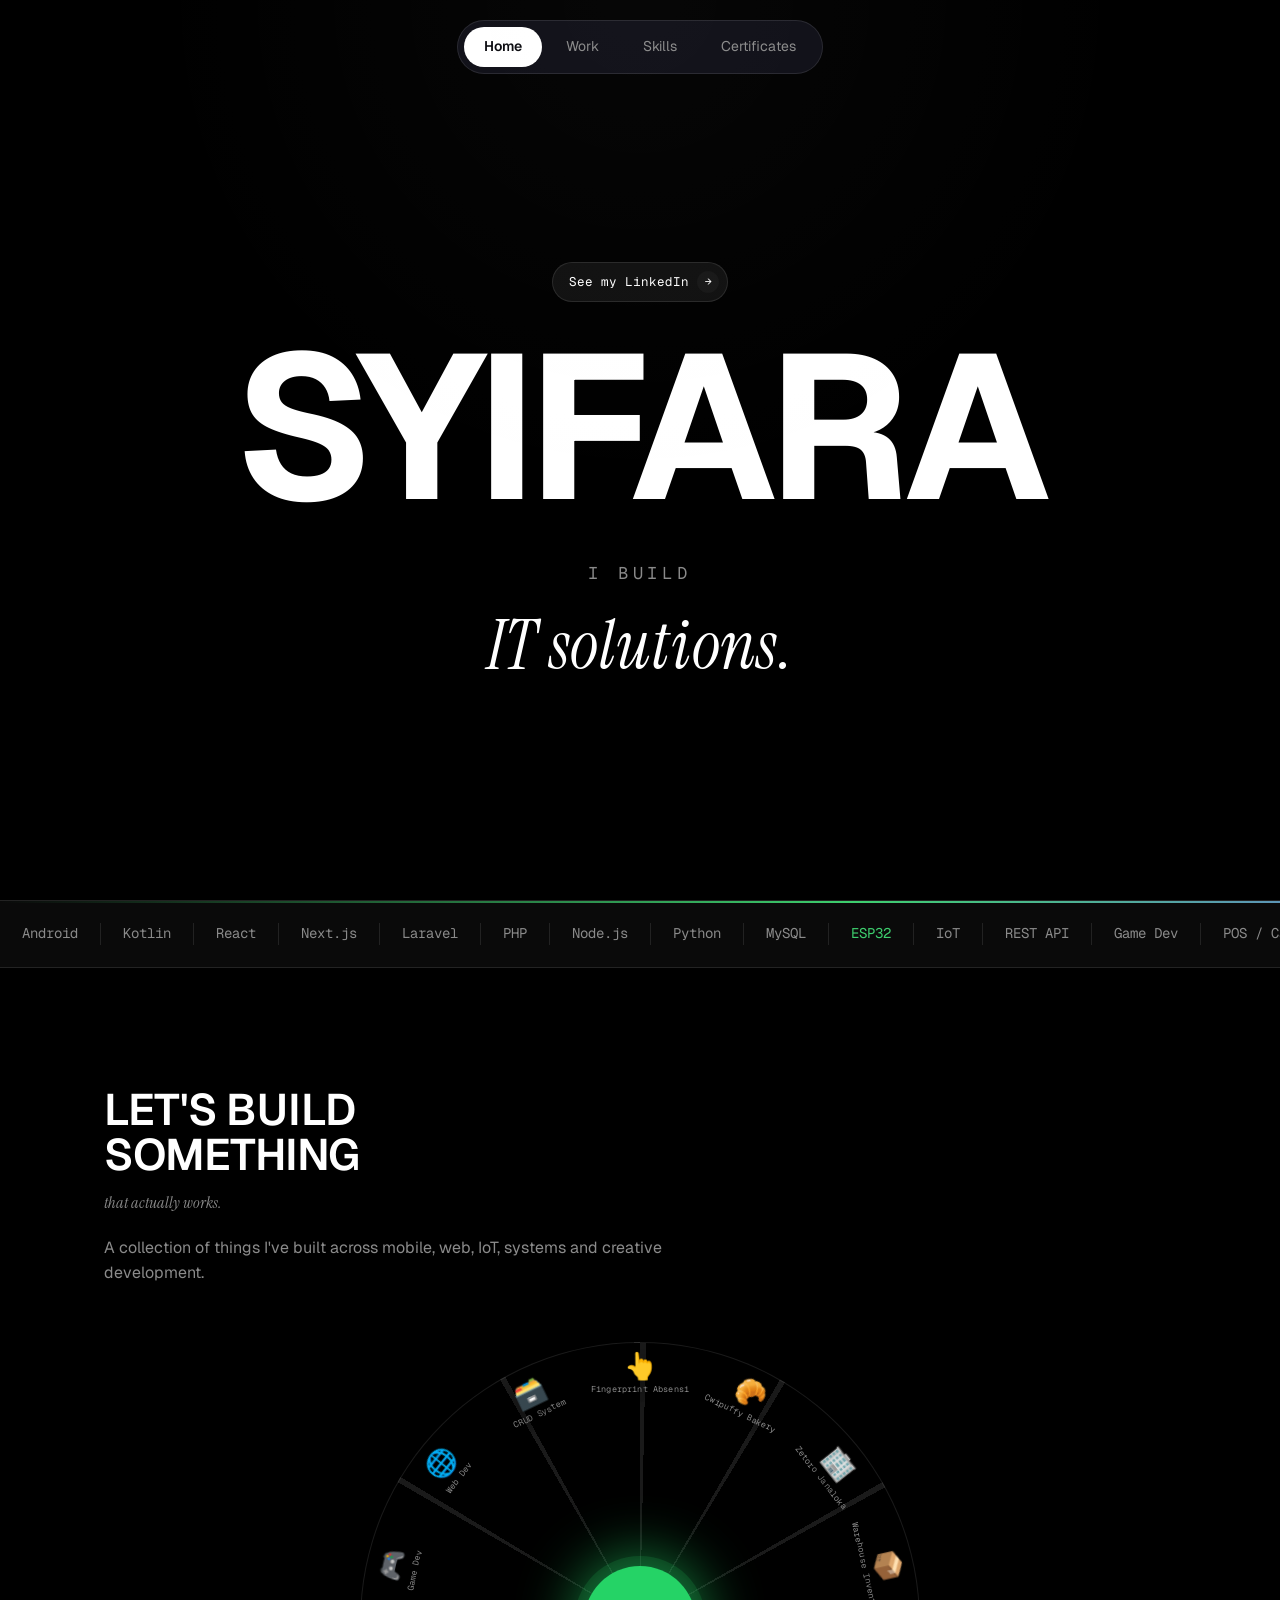
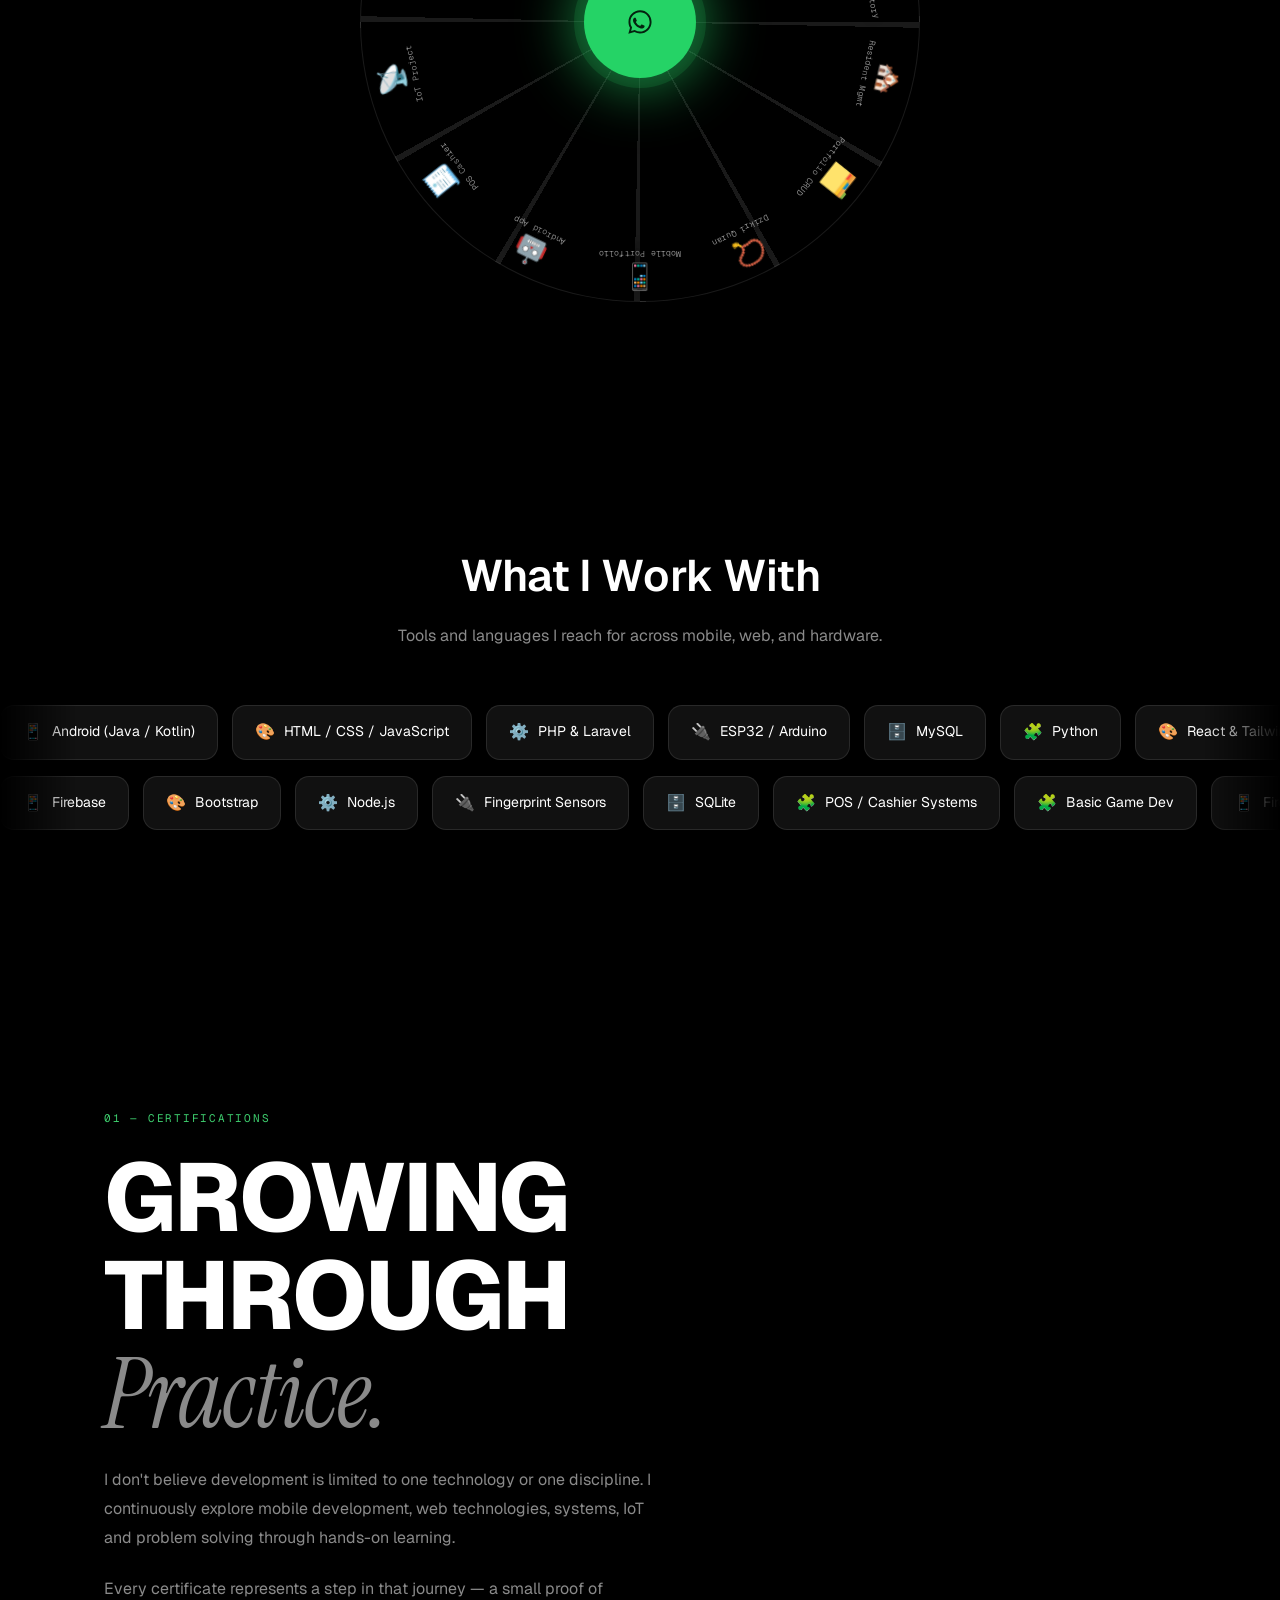
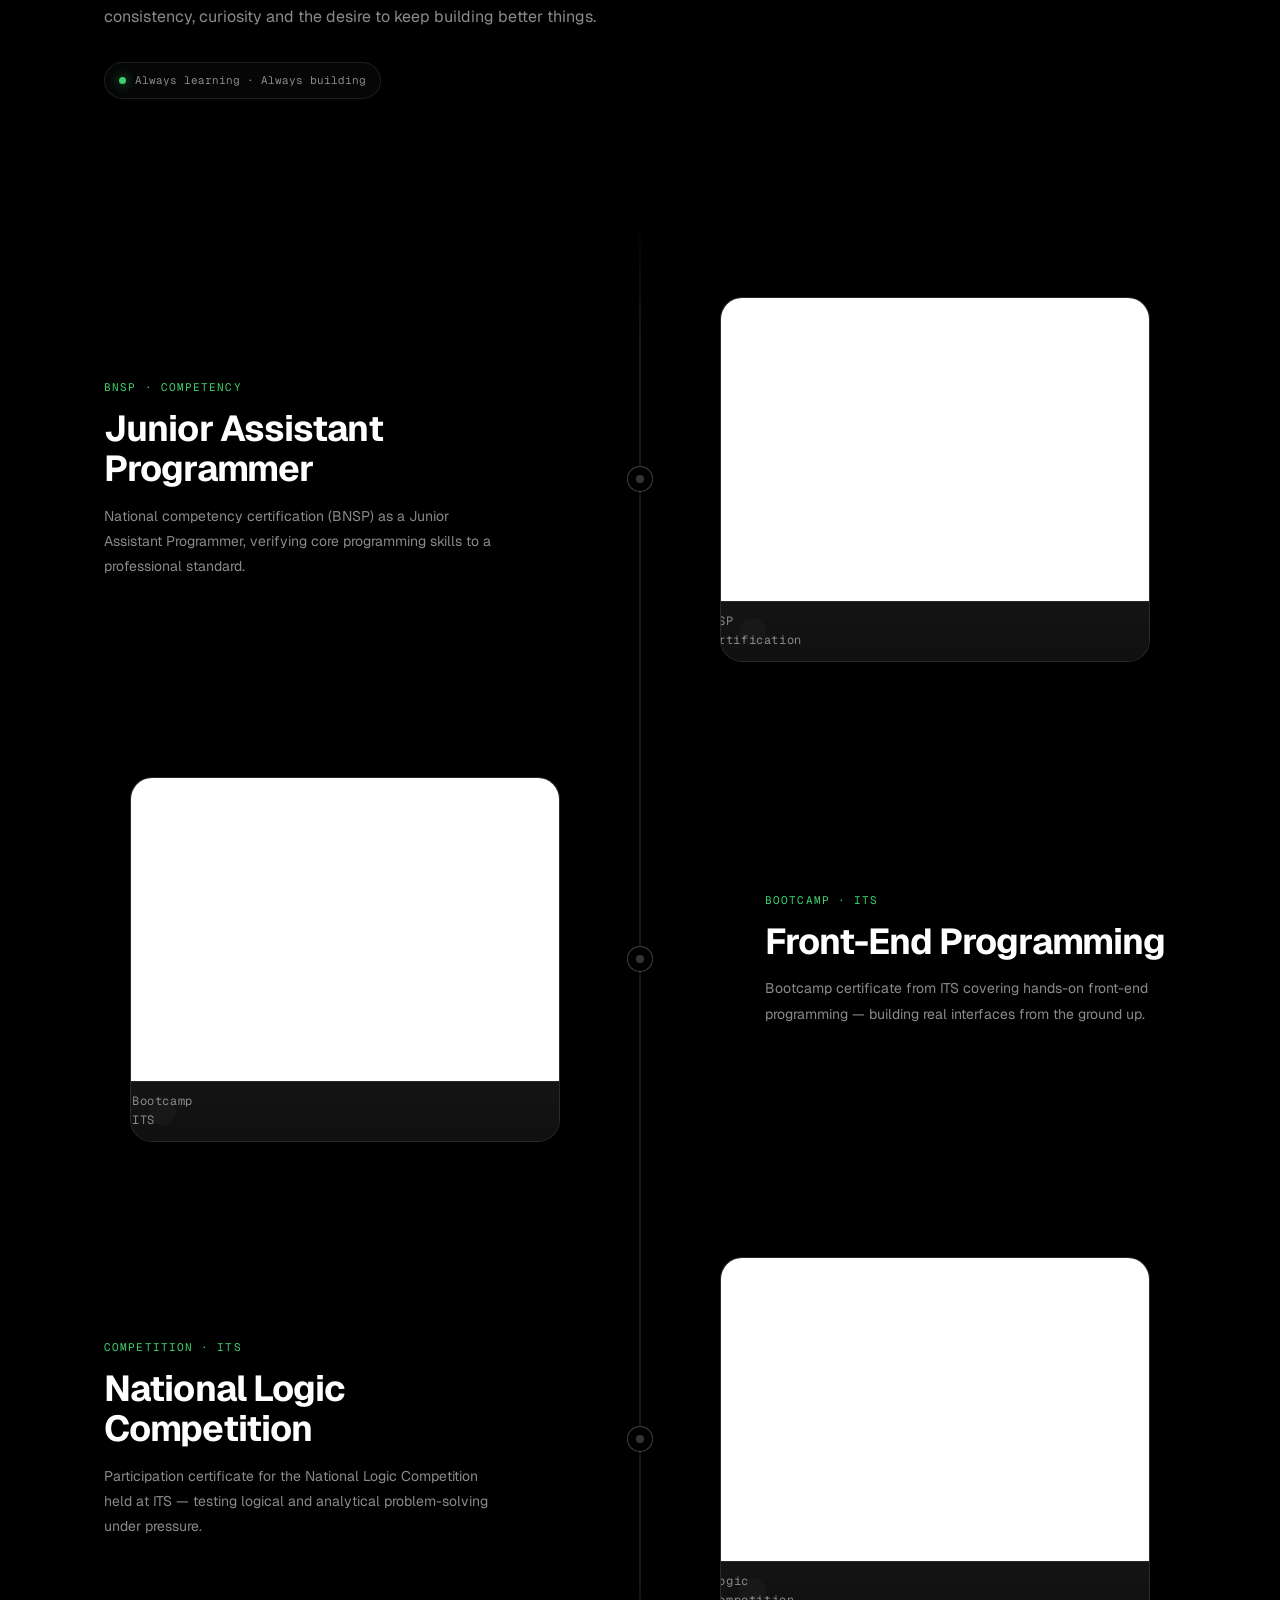
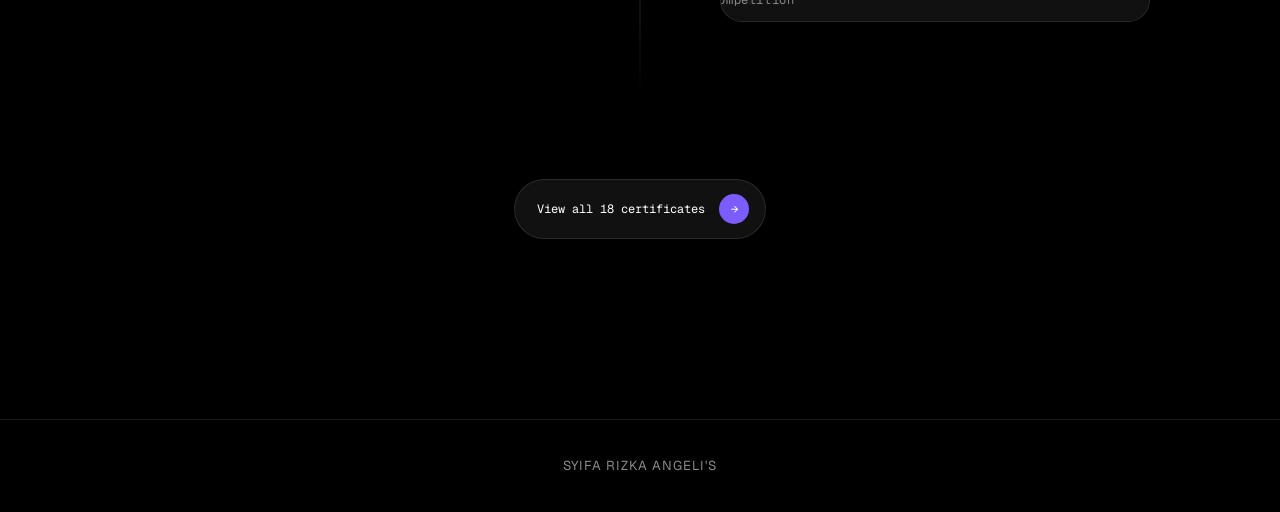
<file: index.html>
<!doctype html>
<html lang="en">
  <head>
    <meta charset="UTF-8" />
    <meta
      name="viewport"
      content="width=device-width, initial-scale=1, maximum-scale=5"
    />

    <title>Syifara — IT Solutions</title>

    <meta
      name="description"
      content="Syifara — IT Solutions: building Android, IoT, web and full-stack products."
    />

    <link rel="preconnect" href="https://fonts.googleapis.com" />
    <link rel="preconnect" href="https://fonts.gstatic.com" crossorigin />

    <link
      href="https://fonts.googleapis.com/css2?family=Geist:wght@400;500;600;700&family=Geist+Mono:wght@400;500&family=Instrument+Serif:ital@1&display=swap"
      rel="stylesheet"
    />

    <link rel="stylesheet" href="style.css" />
  </head>

  <body>
    <div class="grain"></div>

    <!-- ================= NAVIGATION ================= -->

    <header>
      <nav class="wrap">
        <div class="nav-pill" id="navPill">
          <a href="#home" class="active" data-nav="home">Home</a>

          <a href="work.html">Work</a>

          <a href="skills.html">Skills</a>

          <a href="certificates.html">Certificates</a>
        </div>
      </nav>
    </header>

    <!-- ================= HERO ================= -->

    <section class="hero" id="home">
      <a
        href="https://www.linkedin.com/in/syifa-rizka-angeli-099004416"
        target="_blank"
        rel="noopener"
        class="hero-badge"
      >
        <span>See my LinkedIn</span>

        <span class="chevron"> → </span>
      </a>

      <h1>Syifara</h1>

      <div class="lead">I build</div>

      <div class="script">IT solutions.</div>
    </section>

    <!-- ================= MARQUEE ================= -->

    <div class="marquee-wrap">
      <div class="marquee">
        <span>Android</span>
        <span>Kotlin</span>
        <span>React</span>
        <span>Next.js</span>
        <span>Laravel</span>
        <span>PHP</span>
        <span>Node.js</span>
        <span>Python</span>
        <span>MySQL</span>

        <span class="accent"> ESP32 </span>

        <span>IoT</span>
        <span>REST API</span>
        <span>Game Dev</span>
        <span>POS / Cashier Systems</span>
        <span>Tailwind CSS</span>

        <span>Android</span>
        <span>Kotlin</span>
        <span>React</span>
        <span>Next.js</span>
        <span>Laravel</span>
        <span>PHP</span>
        <span>Node.js</span>
        <span>Python</span>
        <span>MySQL</span>

        <span class="accent"> ESP32 </span>

        <span>IoT</span>
        <span>REST API</span>
        <span>Game Dev</span>
        <span>POS / Cashier Systems</span>
        <span>Tailwind CSS</span>
      </div>
    </div>

    <!-- ================= PROJECTS ================= -->

    <section id="projects">
      <div class="wrap">
        <div class="sec-head">
          <h2 class="hero-heading">
            Let's Build<br />
            Something
          </h2>

          <p class="script-line">that actually works.</p>

          <p>
            A collection of things I've built across mobile, web, IoT, systems
            and creative development.
          </p>
        </div>

        <!-- PROJECT ORBIT -->

        <div class="proj-clock">
          <div class="clock-face"></div>

          <!-- WHATSAPP -->

          <a
            href="https://wa.me/6281233484710"
            target="_blank"
            rel="noopener"
            class="clock-center"
            aria-label="Chat on WhatsApp"
          >
            <svg viewBox="0 0 24 24" width="28" height="28" fill="currentColor">
              <path
                d="M12.04 2C6.58 2 2.13 6.45 2.13 11.91c0 1.75.46 3.45 1.32 4.95L2 22l5.29-1.39c1.44.79 3.06 1.2 4.71 1.2h.01c5.46 0 9.91-4.45 9.91-9.91 0-2.65-1.03-5.14-2.9-7.01A9.82 9.82 0 0 0 12.04 2m0 1.67c2.2 0 4.27.86 5.82 2.42a8.2 8.2 0 0 1 2.41 5.82c0 4.55-3.7 8.25-8.25 8.25a8.2 8.2 0 0 1-4.19-1.15l-.3-.18-3.14.82.84-3.06-.2-.32a8.18 8.18 0 0 1-1.26-4.36c0-4.55 3.71-8.24 8.27-8.24m-4.54 4.7c-.16 0-.42.06-.64.3s-.85.83-.85 2.02.87 2.35 1 2.51 1.7 2.72 4.19 3.7c2.07.83 2.49.66 2.94.62.45-.04 1.45-.59 1.65-1.16s.2-1.06.14-1.16-.23-.16-.48-.28-1.46-.72-1.69-.8-.39-.12-.56.12-.64.8-.79.97-.29.18-.54.06a6.8 6.8 0 0 1-2-1.23 7.5 7.5 0 0 1-1.38-1.72c-.14-.25 0-.38.11-.5.11-.12.25-.29.37-.44.1-.13.15-.24.22-.4a.44.44 0 0 0-.02-.42c-.06-.12-.55-1.36-.76-1.86s-.4-.42-.56-.43z"
              />
            </svg>
          </a>

          <!-- 14 PROJECTS — ORBITING PLANETS -->

          <div class="proj-orbit orbit-1">
            <a
              href="https://github.com/syifarizkaangeli/Fingerprint-Absensi"
              target="_blank"
              rel="noopener"
              class="clock-mark"
              aria-label="Fingerprint Absensi on GitHub"
            >
              <span class="planet-icon">👆</span>
              <span class="planet-label">Fingerprint Absensi</span>
            </a>
          </div>

          <div class="proj-orbit orbit-2">
            <a
              href="https://github.com/syifarizkaangeli/Cwipuffy-Bakery-Store"
              target="_blank"
              rel="noopener"
              class="clock-mark"
              aria-label="Cwipuffy Bakery on GitHub"
            >
              <span class="planet-icon">🥐</span>
              <span class="planet-label">Cwipuffy Bakery</span>
            </a>
          </div>

          <div class="proj-orbit orbit-3">
            <a
              href="https://github.com/syifarizkaangeli/Zetoro-Janaloka-Technology-team"
              target="_blank"
              rel="noopener"
              class="clock-mark"
              aria-label="Zetoro Janaloka on GitHub"
            >
              <span class="planet-icon">🏢</span>
              <span class="planet-label">Zetoro Janaloka</span>
            </a>
          </div>

          <div class="proj-orbit orbit-4">
            <a
              href="https://github.com/syifarizkaangeli/Warehouse-Inventory"
              target="_blank"
              rel="noopener"
              class="clock-mark"
              aria-label="Warehouse Inventory on GitHub"
            >
              <span class="planet-icon">📦</span>
              <span class="planet-label">Warehouse Inventory</span>
            </a>
          </div>

          <div class="proj-orbit orbit-5">
            <a
              href="https://github.com/syifarizkaangeli/Vulnerable-Resident-Management"
              target="_blank"
              rel="noopener"
              class="clock-mark"
              aria-label="Resident Mgmt on GitHub"
            >
              <span class="planet-icon">🏘️</span>
              <span class="planet-label">Resident Mgmt</span>
            </a>
          </div>

          <div class="proj-orbit orbit-6">
            <a
              href="https://github.com/syifarizkaangeli/Portfolio-Basic-CRUD"
              target="_blank"
              rel="noopener"
              class="clock-mark"
              aria-label="Portfolio CRUD on GitHub"
            >
              <span class="planet-icon">🗂️</span>
              <span class="planet-label">Portfolio CRUD</span>
            </a>
          </div>

          <div class="proj-orbit orbit-7">
            <a
              href="https://github.com/syifarizkaangeli/Syifaudz-Dzikri-Quran"
              target="_blank"
              rel="noopener"
              class="clock-mark"
              aria-label="Dzikri Quran on GitHub"
            >
              <span class="planet-icon">📿</span>
              <span class="planet-label">Dzikri Quran</span>
            </a>
          </div>

          <div class="proj-orbit orbit-8">
            <a
              href="https://github.com/syifarizkaangeli/Mobile-App-Dev-Portfolio"
              target="_blank"
              rel="noopener"
              class="clock-mark"
              aria-label="Mobile Portfolio on GitHub"
            >
              <span class="planet-icon">📱</span>
              <span class="planet-label">Mobile Portfolio</span>
            </a>
          </div>

          <div class="proj-orbit orbit-9">
            <a
              href="https://github.com/syifarizkaangeli/Android-App"
              target="_blank"
              rel="noopener"
              class="clock-mark"
              aria-label="Android App on GitHub"
            >
              <span class="planet-icon">🤖</span>
              <span class="planet-label">Android App</span>
            </a>
          </div>

          <div class="proj-orbit orbit-10">
            <a
              href="https://github.com/syifarizkaangeli/POS-Cashier"
              target="_blank"
              rel="noopener"
              class="clock-mark"
              aria-label="POS Cashier on GitHub"
            >
              <span class="planet-icon">🧾</span>
              <span class="planet-label">POS Cashier</span>
            </a>
          </div>

          <div class="proj-orbit orbit-11">
            <a
              href="https://github.com/syifarizkaangeli/IoT-Project"
              target="_blank"
              rel="noopener"
              class="clock-mark"
              aria-label="IoT Project on GitHub"
            >
              <span class="planet-icon">📡</span>
              <span class="planet-label">IoT Project</span>
            </a>
          </div>

          <div class="proj-orbit orbit-12">
            <a
              href="https://github.com/syifarizkaangeli/Game-Development"
              target="_blank"
              rel="noopener"
              class="clock-mark"
              aria-label="Game Dev on GitHub"
            >
              <span class="planet-icon">🎮</span>
              <span class="planet-label">Game Dev</span>
            </a>
          </div>

          <div class="proj-orbit orbit-13">
            <a
              href="https://github.com/syifarizkaangeli/Web-Development"
              target="_blank"
              rel="noopener"
              class="clock-mark"
              aria-label="Web Dev on GitHub"
            >
              <span class="planet-icon">🌐</span>
              <span class="planet-label">Web Dev</span>
            </a>
          </div>

          <div class="proj-orbit orbit-14">
            <a
              href="https://github.com/syifarizkaangeli/CRUD-System"
              target="_blank"
              rel="noopener"
              class="clock-mark"
              aria-label="CRUD System on GitHub"
            >
              <span class="planet-icon">🗃️</span>
              <span class="planet-label">CRUD System</span>
            </a>
          </div>
        </div>
      </div>
    </section>

    <!-- ================= SKILLS ================= -->

    <section id="skills">
      <div class="wrap">
        <div class="sec-head sec-head-center">
          <h2>What I Work With</h2>

          <p>
            Tools and languages I reach for across mobile, web, and hardware.
          </p>
        </div>
      </div>

      <div class="skills-flow">
        <!-- ROW 1 -->

        <div class="flow-row">
          <div class="flow-track">
            <span class="flow-chip">
              <i>📱</i>
              Android (Java / Kotlin)
            </span>

            <span class="flow-chip">
              <i>🎨</i>
              HTML / CSS / JavaScript
            </span>

            <span class="flow-chip">
              <i>⚙️</i>
              PHP &amp; Laravel
            </span>

            <span class="flow-chip">
              <i>🔌</i>
              ESP32 / Arduino
            </span>

            <span class="flow-chip">
              <i>🗄️</i>
              MySQL
            </span>

            <span class="flow-chip">
              <i>🧩</i>
              Python
            </span>

            <span class="flow-chip">
              <i>🎨</i>
              React &amp; Tailwind CSS
            </span>

            <span class="flow-chip">
              <i>⚙️</i>
              REST API
            </span>

            <span class="flow-chip">
              <i>📱</i>
              Android (Java / Kotlin)
            </span>

            <span class="flow-chip">
              <i>🎨</i>
              HTML / CSS / JavaScript
            </span>

            <span class="flow-chip">
              <i>⚙️</i>
              PHP &amp; Laravel
            </span>

            <span class="flow-chip">
              <i>🔌</i>
              ESP32 / Arduino
            </span>

            <span class="flow-chip">
              <i>🗄️</i>
              MySQL
            </span>

            <span class="flow-chip">
              <i>🧩</i>
              Python
            </span>

            <span class="flow-chip">
              <i>🎨</i>
              React &amp; Tailwind CSS
            </span>

            <span class="flow-chip">
              <i>⚙️</i>
              REST API
            </span>
          </div>
        </div>

        <!-- ROW 2 -->

        <div class="flow-row">
          <div class="flow-track reverse">
            <span class="flow-chip">
              <i>📱</i>
              Firebase
            </span>

            <span class="flow-chip">
              <i>🎨</i>
              Bootstrap
            </span>

            <span class="flow-chip">
              <i>⚙️</i>
              Node.js
            </span>

            <span class="flow-chip">
              <i>🔌</i>
              Fingerprint Sensors
            </span>

            <span class="flow-chip">
              <i>🗄️</i>
              SQLite
            </span>

            <span class="flow-chip">
              <i>🧩</i>
              POS / Cashier Systems
            </span>

            <span class="flow-chip">
              <i>🧩</i>
              Basic Game Dev
            </span>

            <span class="flow-chip">
              <i>📱</i>
              Firebase
            </span>

            <span class="flow-chip">
              <i>🎨</i>
              Bootstrap
            </span>

            <span class="flow-chip">
              <i>⚙️</i>
              Node.js
            </span>

            <span class="flow-chip">
              <i>🔌</i>
              Fingerprint Sensors
            </span>

            <span class="flow-chip">
              <i>🗄️</i>
              SQLite
            </span>

            <span class="flow-chip">
              <i>🧩</i>
              POS / Cashier Systems
            </span>

            <span class="flow-chip">
              <i>🧩</i>
              Basic Game Dev
            </span>
          </div>
        </div>
      </div>
    </section>

    <!-- ========================================================= -->
    <!-- ================= CERTIFICATES ========================== -->
    <!-- ========================================================= -->

    <section id="certificates" class="certificates-section">
      <div class="wrap">
        <div class="cert-intro">
          <div class="cert-intro-label">01 — CERTIFICATIONS</div>

          <h2 class="hero-heading">
            Growing<br />
            Through
            <span>Practice.</span>
          </h2>

          <p class="cert-intro-text">
            I don't believe development is limited to one technology or one
            discipline. I continuously explore mobile development, web
            technologies, systems, IoT and problem solving through hands-on
            learning.
          </p>

          <p class="cert-intro-text">
            Every certificate represents a step in that journey — a small proof
            of consistency, curiosity and the desire to keep building better
            things.
          </p>

          <div class="cert-status">
            <span class="status-dot"></span>

            <span> Always learning · Always building </span>
          </div>
        </div>

        <!-- CERTIFICATE TRAIN -->

        <div class="cert-timeline">
          <!-- BNSP -->

          <article class="cert-item">
            <div class="cert-node">
              <span></span>
            </div>

            <div class="cert-content">
              <div class="cert-meta">BNSP · COMPETENCY</div>

              <h3>Junior Assistant Programmer</h3>

              <p class="cert-description">
                National competency certification (BNSP) as a Junior Assistant
                Programmer, verifying core programming skills to a professional
                standard.
              </p>
            </div>

            <div
              class="cert-card"
              data-pdf="certificates/Sertifikat_Kompetensi_BNSP_Junior_Assistant_Programmer.pdf"
            >
              <div class="cert-preview">
                <iframe
                  src="certificates/Sertifikat_Kompetensi_BNSP_Junior_Assistant_Programmer.pdf#toolbar=0&navpanes=0&scrollbar=0"
                  title="BNSP Junior Assistant Programmer Certificate"
                  loading="lazy"
                ></iframe>

                <div class="cert-overlay">
                  <span>VIEW CERTIFICATE</span>
                </div>
              </div>

              <div class="cert-card-bottom">
                <span>BNSP Certification</span>
              </div>
            </div>
          </article>

          <!-- BOOTCAMP FRONT-END ITS -->

          <article class="cert-item">
            <div class="cert-node">
              <span></span>
            </div>

            <div class="cert-content">
              <div class="cert-meta">BOOTCAMP · ITS</div>

              <h3>Front-End Programming</h3>

              <p class="cert-description">
                Bootcamp certificate from ITS covering hands-on front-end
                programming — building real interfaces from the ground up.
              </p>
            </div>

            <div
              class="cert-card"
              data-pdf="certificates/Sertifikat_Bootcamp_FrontEnd_Programming_ITS.pdf"
            >
              <div class="cert-preview">
                <iframe
                  src="certificates/Sertifikat_Bootcamp_FrontEnd_Programming_ITS.pdf#toolbar=0&navpanes=0&scrollbar=0"
                  title="Bootcamp Front-End Programming ITS Certificate"
                  loading="lazy"
                ></iframe>

                <div class="cert-overlay">
                  <span>VIEW CERTIFICATE</span>
                </div>
              </div>

              <div class="cert-card-bottom">
                <span>Bootcamp ITS</span>
              </div>
            </div>
          </article>

          <!-- NATIONAL LOGIC COMPETITION ITS -->

          <article class="cert-item">
            <div class="cert-node">
              <span></span>
            </div>

            <div class="cert-content">
              <div class="cert-meta">COMPETITION · ITS</div>

              <h3>National Logic Competition</h3>

              <p class="cert-description">
                Participation certificate for the National Logic Competition
                held at ITS — testing logical and analytical problem-solving
                under pressure.
              </p>
            </div>

            <div
              class="cert-card"
              data-pdf="certificates/Sertifikat_National_Logic_Competition_ITS.pdf"
            >
              <div class="cert-preview">
                <iframe
                  src="certificates/Sertifikat_National_Logic_Competition_ITS.pdf#toolbar=0&navpanes=0&scrollbar=0"
                  title="National Logic Competition ITS Certificate"
                  loading="lazy"
                ></iframe>

                <div class="cert-overlay">
                  <span>VIEW CERTIFICATE</span>
                </div>
              </div>

              <div class="cert-card-bottom">
                <span>Logic Competition</span>
              </div>
            </div>
          </article>
        </div>

        <!-- ALL CERTIFICATES -->

        <div class="cert-more">
          <a href="certificates.html" class="cert-more-button">
            <span> View all 18 certificates </span>

            <span class="cert-more-arrow"> → </span>
          </a>
        </div>
      </div>
    </section>

    <!-- ================= FOOTER ================= -->

    <footer>
      <div class="wrap">
        <p>SYIFA RIZKA ANGELI'S</p>
      </div>
    </footer>

    <!-- ================= BACKGROUND MUSIC ================= -->

    <audio id="bgMusic" loop autoplay muted preload="auto">
      <source src="music.mp3" type="audio/mpeg" />
    </audio>

    <script src="script.js"></script>
  </body>
</html>
</file>
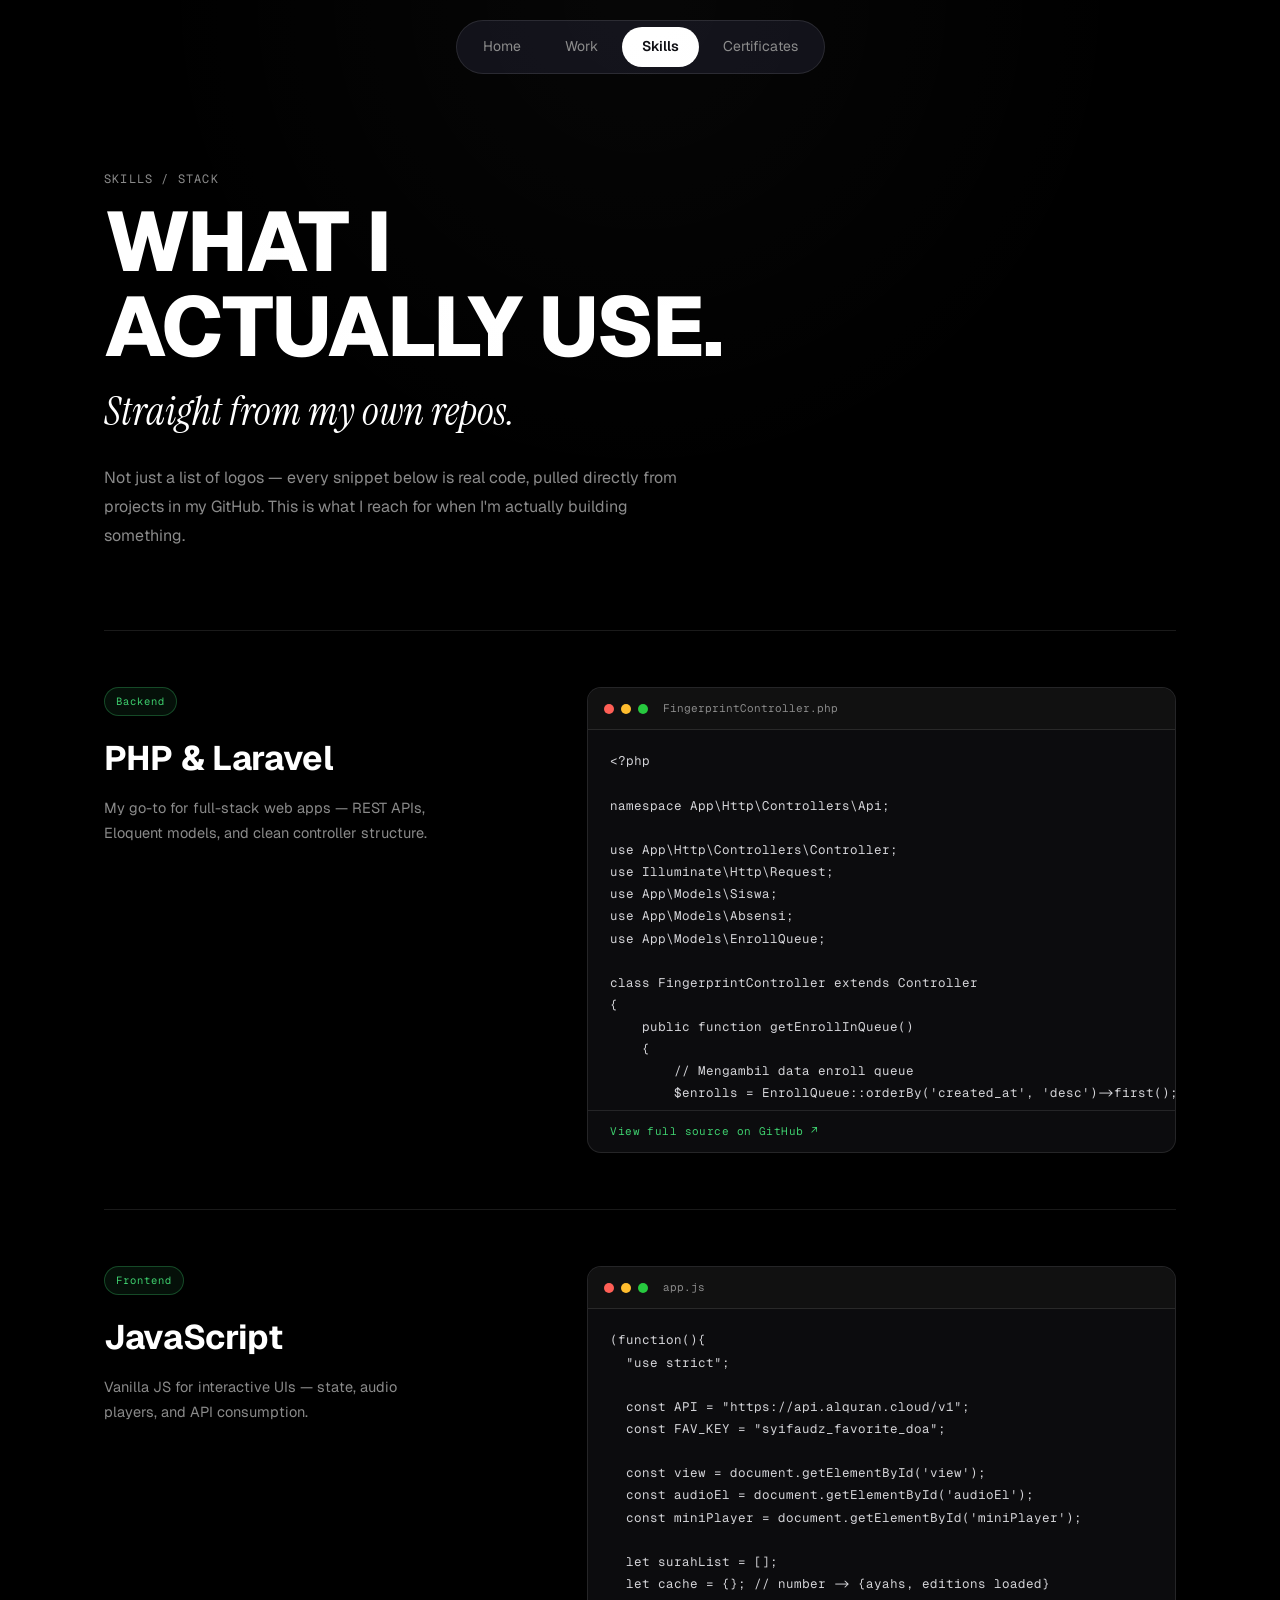
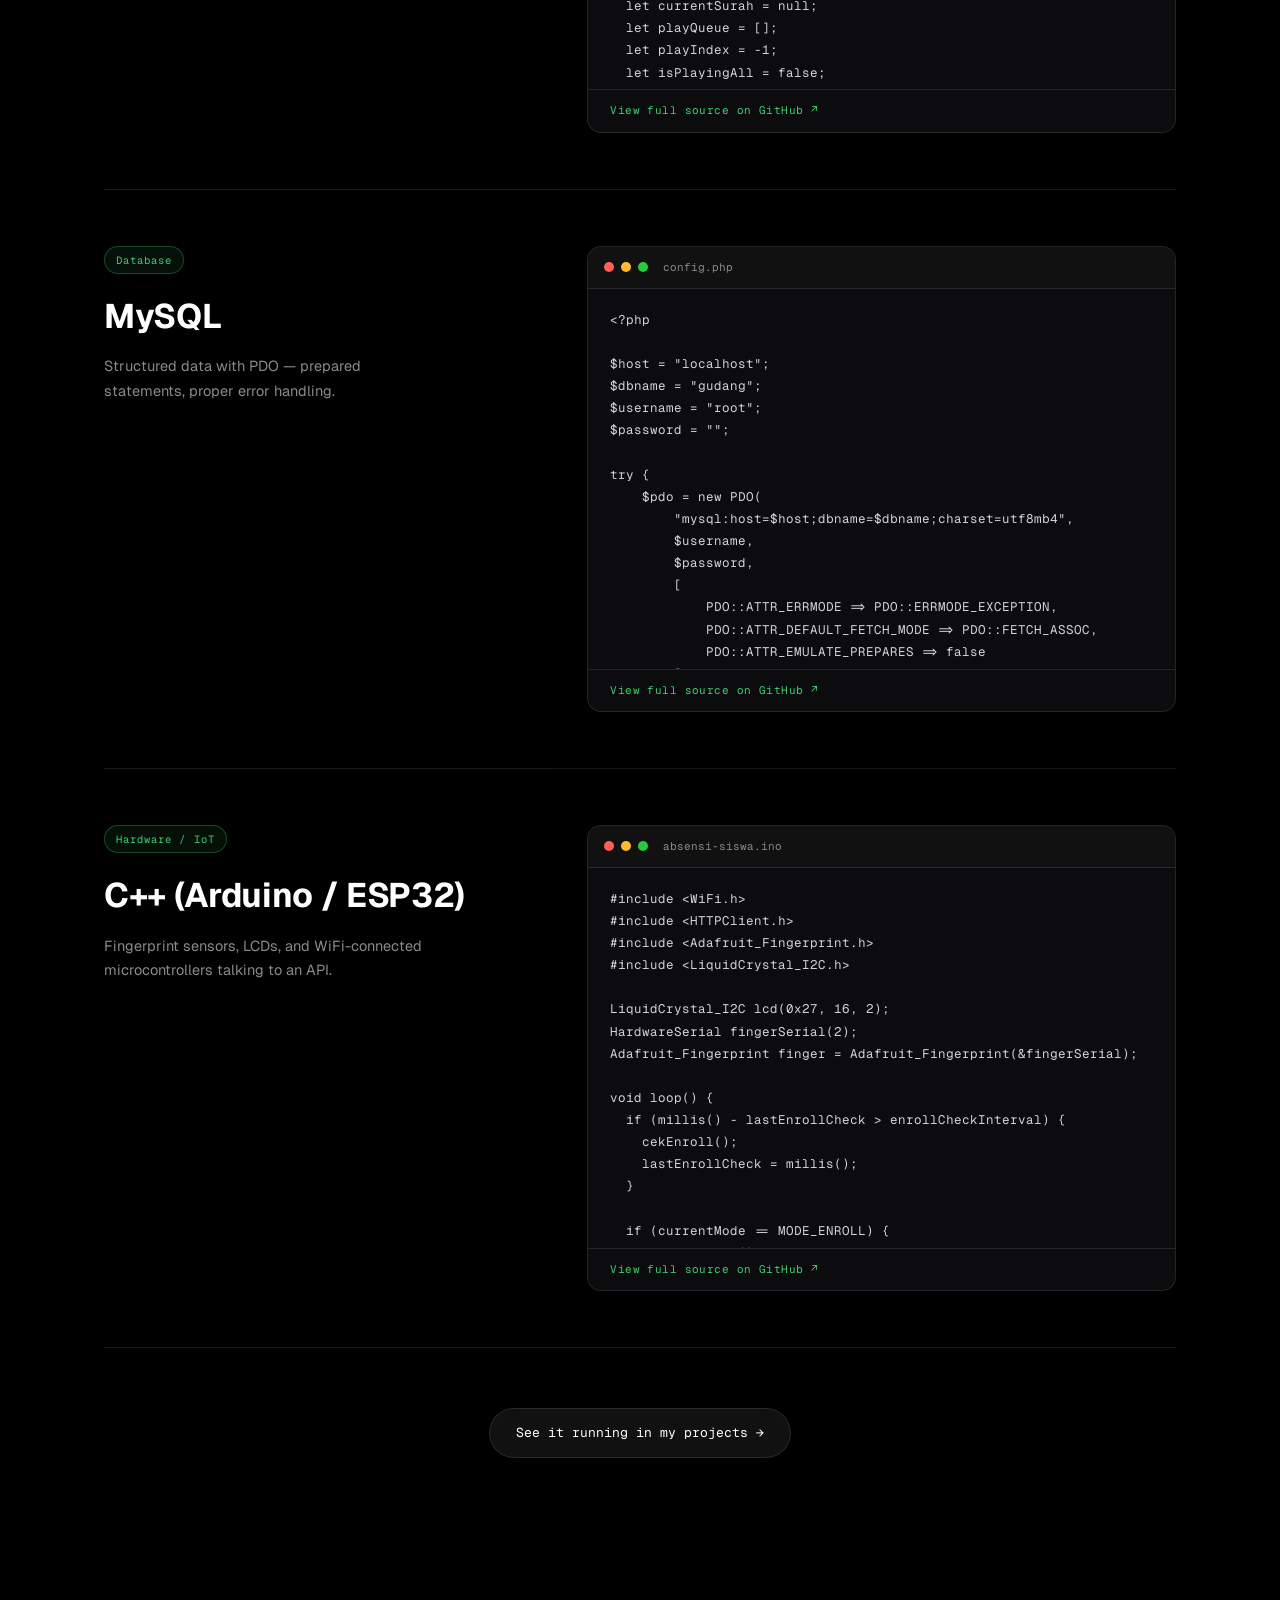
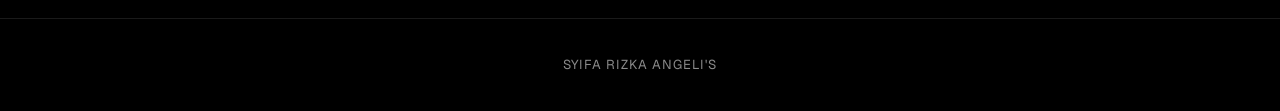
<file: skills.html>
<!doctype html>
<html lang="en">
  <head>
    <meta charset="UTF-8" />
    <meta
      name="viewport"
      content="width=device-width, initial-scale=1, maximum-scale=5"
    />

    <title>Skills — Syifara</title>

    <meta
      name="description"
      content="The technologies Syifara works with, shown through real code pulled from her own GitHub projects."
    />

    <link rel="preconnect" href="https://fonts.googleapis.com" />
    <link rel="preconnect" href="https://fonts.gstatic.com" crossorigin />

    <link
      href="https://fonts.googleapis.com/css2?family=Geist:wght@400;500;600;700&family=Geist+Mono:wght@400;500&family=Instrument+Serif:ital@1&display=swap"
      rel="stylesheet"
    />

    <link rel="stylesheet" href="style.css" />
    <link rel="stylesheet" href="skills.css" />
  </head>

  <body class="page-skills">
    <div class="grain"></div>

    <header>
      <nav class="wrap">
        <div class="nav-pill">
          <a href="index.html">Home</a>
          <a href="work.html">Work</a>
          <a href="skills.html" class="active">Skills</a>
          <a href="certificates.html">Certificates</a>
        </div>
      </nav>
    </header>

    <main class="skills-page">
      <div class="wrap">
        <div class="skills-page-header">
          <span class="sec-eyebrow">SKILLS / STACK</span>

          <h1 class="hero-heading">
            What I<br />
            actually use.
          </h1>

          <div class="script">Straight from my own repos.</div>

          <p class="skills-page-lead">
            Not just a list of logos — every snippet below is real code, pulled
            directly from projects in my GitHub. This is what I reach for when
            I'm actually building something.
          </p>
        </div>

        <!-- ================= SKILL: PHP / LARAVEL ================= -->

        <article class="skill-block">
          <div class="skill-block-head">
            <span class="skill-tag">Backend</span>
            <h2>PHP &amp; Laravel</h2>
            <p>
              My go-to for full-stack web apps — REST APIs, Eloquent models, and
              clean controller structure.
            </p>
          </div>

          <div class="code-window">
            <div class="code-window-bar">
              <span class="code-dot"></span>
              <span class="code-dot"></span>
              <span class="code-dot"></span>
              <span class="code-filename">FingerprintController.php</span>
            </div>
            <pre><code>&lt;?php

namespace App\Http\Controllers\Api;

use App\Http\Controllers\Controller;
use Illuminate\Http\Request;
use App\Models\Siswa;
use App\Models\Absensi;
use App\Models\EnrollQueue;

class FingerprintController extends Controller
{
    public function getEnrollInQueue()
    {
        // Mengambil data enroll queue
        $enrolls = EnrollQueue::orderBy('created_at', 'desc')-&gt;first();

        if (!$enrolls) {
            return response()-&gt;json([
                'success' =&gt; false,
                'message' =&gt; 'Tidak ada data enroll dalam antrian'
            ], 400);
        }

        return response()-&gt;json([
            'success' =&gt; true,
            'nisn' =&gt; $enrolls-&gt;nisn
        ]);
    }

    public function confirmEnroll(Request $request)
    {
        $request-&gt;validate([
            'nisn' =&gt; 'required|exists:siswa,nisn',
            'id_fingerprint' =&gt; 'required|integer'
        ]);

        $siswa = Siswa::where('nisn', $request-&gt;nisn)-&gt;firstOrFail();
        // ...
    }
}</code></pre>
            <a
              class="code-source-link"
              href="https://github.com/syifarizkaangeli/Fingerprint-Absensi"
              target="_blank"
              rel="noopener"
              >View full source on GitHub ↗</a
            >
          </div>
        </article>

        <!-- ================= SKILL: JAVASCRIPT ================= -->

        <article class="skill-block">
          <div class="skill-block-head">
            <span class="skill-tag">Frontend</span>
            <h2>JavaScript</h2>
            <p>
              Vanilla JS for interactive UIs — state, audio players, and API
              consumption.
            </p>
          </div>

          <div class="code-window">
            <div class="code-window-bar">
              <span class="code-dot"></span>
              <span class="code-dot"></span>
              <span class="code-dot"></span>
              <span class="code-filename">app.js</span>
            </div>
            <pre><code>(function(){
  "use strict";

  const API = "https://api.alquran.cloud/v1";
  const FAV_KEY = "syifaudz_favorite_doa";

  const view = document.getElementById('view');
  const audioEl = document.getElementById('audioEl');
  const miniPlayer = document.getElementById('miniPlayer');

  let surahList = [];
  let cache = {}; // number -&gt; {ayahs, editions loaded}
  let currentSurah = null;
  let playQueue = [];
  let playIndex = -1;
  let isPlayingAll = false;

  // Mode untuk memutar seluruh Al-Qur'an dari Home
  let isPlayingAllQuran = false;
  let quranSurahIndex = 0;
  let quranAyahIndex = 0;

  const LANGS = [
    {code:'id.indonesian', label:'Bahasa Indonesia'},
    {code:'en.sahih', label:'English'},
    {code:'ms.basmeih', label:'Bahasa Melayu'},
  ];
})();</code></pre>
            <a
              class="code-source-link"
              href="https://github.com/syifarizkaangeli/Syifaudz-Dzikri-Quran"
              target="_blank"
              rel="noopener"
              >View full source on GitHub ↗</a
            >
          </div>
        </article>

        <!-- ================= SKILL: MYSQL / PDO ================= -->

        <article class="skill-block">
          <div class="skill-block-head">
            <span class="skill-tag">Database</span>
            <h2>MySQL</h2>
            <p>
              Structured data with PDO — prepared statements, proper error
              handling.
            </p>
          </div>

          <div class="code-window">
            <div class="code-window-bar">
              <span class="code-dot"></span>
              <span class="code-dot"></span>
              <span class="code-dot"></span>
              <span class="code-filename">config.php</span>
            </div>
            <pre><code>&lt;?php

$host = "localhost";
$dbname = "gudang";
$username = "root";
$password = "";

try {
    $pdo = new PDO(
        "mysql:host=$host;dbname=$dbname;charset=utf8mb4",
        $username,
        $password,
        [
            PDO::ATTR_ERRMODE =&gt; PDO::ERRMODE_EXCEPTION,
            PDO::ATTR_DEFAULT_FETCH_MODE =&gt; PDO::FETCH_ASSOC,
            PDO::ATTR_EMULATE_PREPARES =&gt; false
        ]
    );
} catch (PDOException $e) {
    die("Connection failed: " . $e-&gt;getMessage());
}</code></pre>
            <a
              class="code-source-link"
              href="https://github.com/syifarizkaangeli/Warehouse-Inventory"
              target="_blank"
              rel="noopener"
              >View full source on GitHub ↗</a
            >
          </div>
        </article>

        <!-- ================= SKILL: IOT / ARDUINO ================= -->

        <article class="skill-block">
          <div class="skill-block-head">
            <span class="skill-tag">Hardware / IoT</span>
            <h2>C++ (Arduino / ESP32)</h2>
            <p>
              Fingerprint sensors, LCDs, and WiFi-connected microcontrollers
              talking to an API.
            </p>
          </div>

          <div class="code-window">
            <div class="code-window-bar">
              <span class="code-dot"></span>
              <span class="code-dot"></span>
              <span class="code-dot"></span>
              <span class="code-filename">absensi-siswa.ino</span>
            </div>
            <pre><code>#include &lt;WiFi.h&gt;
#include &lt;HTTPClient.h&gt;
#include &lt;Adafruit_Fingerprint.h&gt;
#include &lt;LiquidCrystal_I2C.h&gt;

LiquidCrystal_I2C lcd(0x27, 16, 2);
HardwareSerial fingerSerial(2);
Adafruit_Fingerprint finger = Adafruit_Fingerprint(&amp;fingerSerial);

void loop() {
  if (millis() - lastEnrollCheck &gt; enrollCheckInterval) {
    cekEnroll();
    lastEnrollCheck = millis();
  }

  if (currentMode == MODE_ENROLL) {
    prosesEnroll();
  } else {
    prosesAbsensi();
  }

  delay(50);
}

void prosesAbsensi() {
  uint8_t p = finger.getImage();
  if (p != FINGERPRINT_OK) return;

  p = finger.image2Tz();
  if (p != FINGERPRINT_OK) return;

  p = finger.fingerSearch();
  if (p != FINGERPRINT_OK) {
    lcd.clear();
    lcd.print("Jari Tidak dikenal");
    delay(2000);
    tampilStandby();
    return;
  }

  kirimAbsensi(finger.fingerID);
  delay(3000);
  tampilStandby();
}</code></pre>
            <a
              class="code-source-link"
              href="https://github.com/syifarizkaangeli/Fingerprint-Absensi"
              target="_blank"
              rel="noopener"
              >View full source on GitHub ↗</a
            >
          </div>
        </article>

        <div class="skills-cta">
          <a href="work.html" class="skills-cta-button"
            >See it running in my projects →</a
          >
        </div>
      </div>
    </main>

    <footer>
      <div class="wrap">
        <p>SYIFA RIZKA ANGELI'S</p>
      </div>
    </footer>

    <audio id="bgMusic" loop autoplay muted preload="auto">
      <source src="music.mp3" type="audio/mpeg" />
    </audio>

    <script src="script.js"></script>
  </body>
</html>
</file>
<file: style.css>
:root {
  --bg: #000000;
  --bg-alt: #0a0a0a;
  --surface: #111111;
  --surface-2: #181818;

  --text: #ffffff;
  --text-dim: #8a8a8a;

  --accent: #7c5cff;
  --accent-soft: rgba(124, 92, 255, 0.1);
  --accent2: #3ecf6e;
  --wa: #25d366;

  --line: rgba(255, 255, 255, 0.1);

  --radius: 14px;
}

/* =========================================================
   RESET
========================================================= */

* {
  margin: 0;
  padding: 0;
  box-sizing: border-box;
}

html {
  scroll-behavior: smooth;
}

body {
  background: var(--bg);
  color: var(--text);

  font-family: "Geist", sans-serif;

  line-height: 1.55;

  overflow-x: hidden;

  cursor: default;
}

::selection {
  background: var(--text);
  color: #000;
}

h1,
h2,
h3,
.display {
  font-family: "Geist", sans-serif;
}

.mono {
  font-family: "Geist Mono", monospace;
}

a {
  color: inherit;
  text-decoration: none;
}

img {
  max-width: 100%;
  display: block;
}

.wrap {
  max-width: 1120px;
  margin: 0 auto;
  padding: 0 24px;
}

section {
  position: relative;
  padding: 120px 0;
}

@media (max-width: 700px) {
  section {
    padding: 64px 0;
  }
}

/* =========================================================
   GRAIN
========================================================= */

.grain {
  position: fixed;
  inset: 0;

  pointer-events: none;

  z-index: 100;

  opacity: 0.5;

  background-image: radial-gradient(
    circle at 50% 0%,
    rgba(255, 255, 255, 0.05),
    transparent 45%
  );
}

/* =========================================================
   NAV
========================================================= */

header {
  position: fixed;

  top: 20px;
  left: 0;
  right: 0;

  z-index: 50;
}

nav.wrap {
  display: flex;
  align-items: center;
  justify-content: center;
}

.nav-pill {
  display: flex;
  align-items: center;
  gap: 4px;

  background: rgba(20, 20, 31, 0.75);

  backdrop-filter: blur(14px);
  -webkit-backdrop-filter: blur(14px);

  border: 1px solid var(--line);

  border-radius: 100px;

  padding: 6px;

  box-shadow: 0 10px 40px rgba(0, 0, 0, 0.35);

  max-width: calc(100vw - 32px);

  overflow-x: auto;

  scrollbar-width: none;

  -webkit-overflow-scrolling: touch;
}

.nav-pill::-webkit-scrollbar {
  display: none;
}

.nav-pill a {
  padding: 9px 20px;

  border-radius: 100px;

  font-size: 14px;

  color: var(--text-dim);

  white-space: nowrap;

  flex: none;

  transition:
    color 0.2s ease,
    background 0.2s ease,
    transform 0.2s ease;
}

.nav-pill a:hover {
  color: var(--text);

  background: rgba(255, 255, 255, 0.06);
}

.nav-pill a.active {
  background: #fff;

  color: #0a0a0f;

  font-weight: 600;
}

@media (max-width: 650px) {
  .nav-pill a {
    padding: 8px 13px;

    font-size: 11.5px;
  }
}

@media (max-width: 380px) {
  .nav-pill a {
    padding: 7px 10px;

    font-size: 10.5px;
  }
}

/* =========================================================
   HERO
========================================================= */

.hero {
  min-height: 100vh;

  display: flex;
  flex-direction: column;

  align-items: center;
  justify-content: center;

  text-align: center;

  position: relative;
  z-index: 1;

  padding: 140px 24px 80px;
}

@media (max-width: 700px) {
  .hero {
    min-height: auto;

    padding: 118px 20px 56px;
  }
}

.hero-badge {
  display: inline-flex;

  align-items: center;

  gap: 8px;

  font-family: "Geist Mono";

  font-size: 12.5px;

  color: var(--text);

  background: var(--surface);

  border: 1px solid var(--line);

  padding: 8px 8px 8px 16px;

  border-radius: 100px;

  margin-bottom: 34px;

  box-shadow: 0 0 0 0 rgba(62, 207, 110, 0.45);

  animation: badge-pulse 2.6s ease-out infinite;

  transition:
    0.2s border-color,
    0.2s transform,
    0.2s box-shadow;
}

.hero-badge:hover {
  border-color: var(--accent2);

  transform: translateY(-2px);

  animation-play-state: paused;

  box-shadow:
    0 10px 30px rgba(0, 0, 0, 0.35),
    0 0 26px rgba(62, 207, 110, 0.45);
}

@keyframes badge-pulse {
  0% {
    box-shadow: 0 0 0 0 rgba(62, 207, 110, 0.45);
  }

  70% {
    box-shadow: 0 0 0 14px rgba(62, 207, 110, 0);
  }

  100% {
    box-shadow: 0 0 0 0 rgba(62, 207, 110, 0);
  }
}

.hero-badge .chevron {
  width: 22px;
  height: 22px;

  border-radius: 50%;

  background: var(--surface-2);

  display: flex;

  align-items: center;
  justify-content: center;

  font-size: 11px;
}

.hero h1 {
  font-size: clamp(72px, 16vw, 220px);

  line-height: 0.88;

  font-weight: 700;

  letter-spacing: -0.03em;

  color: #fff;

  text-transform: uppercase;
}

.hero .lead {
  font-family: "Geist Mono";

  font-size: clamp(13px, 1.6vw, 17px);

  letter-spacing: 0.28em;

  color: var(--text-dim);

  text-transform: uppercase;

  margin-top: 44px;
}

.hero .script {
  font-family: "Instrument Serif", serif;

  font-style: italic;

  font-weight: 400;

  font-size: clamp(32px, 6vw, 68px);

  color: #fff;

  margin-top: 6px;

  letter-spacing: 0.01em;
}

/* =========================================================
   MARQUEE
========================================================= */

.marquee-wrap {
  border-top: 1px solid var(--line);

  border-bottom: 1px solid var(--line);

  overflow: hidden;

  padding: 22px 0;

  background: var(--bg-alt);

  position: relative;
}

.marquee-wrap::after {
  content: "";

  position: absolute;

  left: 0;
  top: 0;

  height: 2px;
  width: 100%;

  background: linear-gradient(
    90deg,
    transparent,
    var(--accent2),
    var(--accent),
    transparent
  );

  background-size: 200% 100%;

  animation: sheen 5s linear infinite;
}

@keyframes sheen {
  0% {
    background-position: 200% 0;
  }

  100% {
    background-position: -200% 0;
  }
}

.marquee {
  display: flex;

  width: max-content;

  animation: scroll 32s linear infinite;
}

@keyframes scroll {
  from {
    transform: translateX(0);
  }

  to {
    transform: translateX(-50%);
  }
}

.marquee span {
  font-family: "Geist Mono";

  font-size: 14px;

  color: var(--text-dim);

  padding: 0 22px;

  white-space: nowrap;

  border-right: 1px solid var(--line);
}

.marquee span.accent {
  color: var(--accent2);
}

@media (prefers-reduced-motion: reduce) {
  .marquee {
    animation: none;
  }

  .marquee-wrap::after {
    animation: none;
  }
}

/* =========================================================
   SECTION HEAD
========================================================= */

.sec-head {
  margin-bottom: 56px;

  max-width: 600px;
}

@media (max-width: 700px) {
  .sec-head {
    margin-bottom: 34px;
  }
}

.sec-head-center {
  max-width: 100%;

  text-align: center;

  margin-left: auto;
  margin-right: auto;
}

.sec-head-center .sec-eyebrow {
  justify-content: center;

  display: flex;
}

.sec-eyebrow {
  font-family: "Geist Mono";

  font-size: 12px;

  color: var(--text-dim);

  letter-spacing: 0.1em;

  margin-bottom: 10px;

  display: block;
}

.sec-head h2 {
  font-size: clamp(30px, 4vw, 44px);

  font-weight: 600;

  letter-spacing: -0.01em;

  margin-bottom: 14px;
}

.sec-head p {
  color: var(--text-dim);

  font-size: 16px;
}

.hero-heading {
  font-size: clamp(40px, 6.5vw, 72px);

  font-weight: 800;

  line-height: 1.02;

  text-transform: uppercase;

  letter-spacing: -0.02em;

  margin-bottom: 10px;
}

.script-line {
  font-family: "Instrument Serif", serif;

  font-style: italic;

  font-weight: 400;

  font-size: clamp(22px, 3vw, 34px);

  color: var(--text-dim);

  margin-bottom: 20px;
}

/* =========================================================
   PROJECTS — WHATSAPP ORBIT
========================================================= */

.proj-clock {
  position: relative;

  width: 560px;
  height: 560px;

  max-width: 100%;

  margin: 0 auto;
}

.clock-face {
  position: absolute;

  inset: 0;

  border-radius: 50%;

  border: 1px solid var(--line);

  background: repeating-conic-gradient(
    var(--line) 0deg 1.2deg,
    transparent 1.2deg 30deg
  );

  animation: spin 90s linear infinite;
}

@keyframes spin {
  from {
    transform: rotate(0deg);
  }

  to {
    transform: rotate(360deg);
  }
}

.clock-center {
  position: absolute;

  top: 50%;
  left: 50%;

  transform: translate(-50%, -50%);

  width: 112px;
  height: 112px;

  border-radius: 50%;

  background: var(--wa);

  color: #04220f;

  display: flex;

  align-items: center;
  justify-content: center;

  z-index: 5;

  box-shadow:
    0 0 0 10px rgba(37, 211, 102, 0.14),
    0 0 55px 12px rgba(37, 211, 102, 0.55);

  animation: glow 2.6s ease-in-out infinite;

  transition: 0.25s transform;
}

.clock-center:hover {
  transform: translate(-50%, -50%) scale(1.06);
}

@keyframes glow {
  0%,
  100% {
    box-shadow:
      0 0 0 10px rgba(37, 211, 102, 0.14),
      0 0 55px 12px rgba(37, 211, 102, 0.5);
  }

  50% {
    box-shadow:
      0 0 0 14px rgba(37, 211, 102, 0.2),
      0 0 75px 18px rgba(37, 211, 102, 0.75);
  }
}

/* =========================================================
   14 PROJECTS — ORBITING PLANETS (no card, icon only)
========================================================= */

.proj-orbit {
  position: absolute;

  inset: 0;

  transform-origin: 50% 50%;

  transform: rotate(var(--start-angle, 0deg));

  animation: orbit-spin var(--orbit-duration, 100s) linear infinite;

  z-index: 3;
}

.proj-clock:hover .proj-orbit,
.proj-clock:hover .clock-mark {
  animation-play-state: paused;
}

@keyframes orbit-spin {
  from {
    transform: rotate(var(--start-angle, 0deg));
  }

  to {
    transform: rotate(calc(var(--start-angle, 0deg) + 360deg));
  }
}

@keyframes counter-orbit-spin {
  from {
    transform: translate(-50%, -50%) rotate(calc(-1 * var(--start-angle, 0deg)));
  }

  to {
    transform: translate(-50%, -50%)
      rotate(calc(-1 * (var(--start-angle, 0deg) + 360deg)));
  }
}

.clock-mark {
  position: absolute;

  top: 6%;
  left: 50%;

  transform: translate(-50%, -50%);

  animation: counter-orbit-spin var(--orbit-duration, 100s) linear infinite;

  display: flex;

  flex-direction: column;

  align-items: center;

  gap: 4px;

  text-decoration: none;

  transition: transform 0.25s ease;
}

.clock-mark .planet-icon {
  font-size: 26px;
  line-height: 1;

  filter: drop-shadow(0 4px 10px rgba(0, 0, 0, 0.6));

  transition:
    filter 0.25s ease,
    transform 0.25s ease;
}

.clock-mark .planet-label {
  font-family: "Geist Mono";

  font-size: 8.5px;

  letter-spacing: 0.02em;

  color: var(--text-dim);

  text-align: center;

  white-space: nowrap;

  text-shadow: 0 2px 8px rgba(0, 0, 0, 0.8);

  transition: color 0.25s ease;
}

.clock-mark:hover {
  z-index: 6;
}

.clock-mark:hover .planet-icon {
  transform: scale(1.35);

  filter: drop-shadow(0 6px 16px rgba(62, 207, 110, 0.55));
}

.clock-mark:hover .planet-label {
  color: var(--text);
}

/*
   14 ORBIT START ANGLES (evenly spaced, 360/14)
*/

.orbit-1 {
  --start-angle: 0deg;
}

.orbit-2 {
  --start-angle: 25.71deg;
}

.orbit-3 {
  --start-angle: 51.43deg;
}

.orbit-4 {
  --start-angle: 77.14deg;
}

.orbit-5 {
  --start-angle: 102.86deg;
}

.orbit-6 {
  --start-angle: 128.57deg;
}

.orbit-7 {
  --start-angle: 154.29deg;
}

.orbit-8 {
  --start-angle: 180deg;
}

.orbit-9 {
  --start-angle: 205.71deg;
}

.orbit-10 {
  --start-angle: 231.43deg;
}

.orbit-11 {
  --start-angle: 257.14deg;
}

.orbit-12 {
  --start-angle: 282.86deg;
}

.orbit-13 {
  --start-angle: 308.57deg;
}

.orbit-14 {
  --start-angle: 334.29deg;
}

@media (max-width: 800px) {
  .proj-clock {
    width: 440px;
    height: 440px;
  }
}

@media (max-width: 520px) {
  .proj-clock {
    width: 100%;
    height: auto;

    aspect-ratio: 1/1;
  }

  .clock-center {
    width: 88px;
    height: 88px;
  }

  .clock-mark .planet-icon {
    font-size: 19px;
  }

  .clock-mark .planet-label {
    font-size: 7px;
  }
}

/* =========================================================
   SKILLS
========================================================= */

.skills-flow {
  display: flex;

  flex-direction: column;

  gap: 16px;
}

.flow-row {
  overflow: hidden;

  -webkit-mask-image: linear-gradient(
    90deg,
    transparent,
    #000 6%,
    #000 94%,
    transparent
  );

  mask-image: linear-gradient(
    90deg,
    transparent,
    #000 6%,
    #000 94%,
    transparent
  );
}

.flow-track {
  display: flex;

  gap: 14px;

  width: max-content;

  animation: flowScroll 34s linear infinite;
}

.flow-track.reverse {
  animation-direction: reverse;
}

@keyframes flowScroll {
  from {
    transform: translateX(0);
  }

  to {
    transform: translateX(-50%);
  }
}

.flow-chip {
  display: inline-flex;

  align-items: center;

  gap: 9px;

  white-space: nowrap;

  background: var(--surface);

  border: 1px solid var(--line);

  border-radius: var(--radius);

  padding: 14px 22px;

  font-size: 14px;

  color: var(--text);

  transition:
    0.2s border-color,
    0.2s transform,
    0.2s background;
}

.flow-chip i {
  font-style: normal;

  font-size: 16px;
}

.flow-chip:hover {
  border-color: var(--accent2);

  background: #151515;

  transform: translateY(-3px);
}

@media (prefers-reduced-motion: reduce) {
  .flow-track {
    animation: none;
  }
}

/* =========================================================
   CERTIFICATES SECTION
========================================================= */

.certificates-section {
  position: relative;

  overflow: hidden;

  padding-top: 160px;

  padding-bottom: 180px;
}

/* INTRO */

.cert-intro {
  max-width: 620px;

  margin-bottom: 120px;
}

.cert-intro-label {
  font-family: "Geist Mono";

  font-size: 11px;

  letter-spacing: 0.16em;

  color: var(--accent2);

  margin-bottom: 22px;
}

.cert-intro .hero-heading {
  font-size: clamp(52px, 8vw, 96px);
}

.cert-intro .hero-heading span {
  font-family: "Instrument Serif", serif;

  font-style: italic;

  font-weight: 400;

  text-transform: none;

  color: var(--text-dim);
}

.cert-intro-text {
  max-width: 560px;

  color: var(--text-dim);

  font-size: 16px;

  line-height: 1.8;

  margin-top: 22px;
}

.cert-status {
  display: inline-flex;

  align-items: center;

  gap: 9px;

  margin-top: 30px;

  font-family: "Geist Mono";

  font-size: 11px;

  color: var(--text-dim);

  border: 1px solid var(--line);

  padding: 9px 14px;

  border-radius: 100px;

  background: rgba(255, 255, 255, 0.025);
}

.status-dot {
  width: 7px;
  height: 7px;

  border-radius: 50%;

  background: var(--accent2);

  box-shadow: 0 0 12px rgba(62, 207, 110, 0.8);

  animation: statusPulse 2s ease-in-out infinite;
}

@keyframes statusPulse {
  0%,
  100% {
    opacity: 0.5;
    transform: scale(0.8);
  }

  50% {
    opacity: 1;
    transform: scale(1.15);
  }
}

/* =========================================================
   CERTIFICATE TIMELINE
========================================================= */

.cert-timeline {
  position: relative;

  width: 100%;

  padding: 20px 0;

  --train-progress: 0;
}

/*
   MAIN VERTICAL RAIL
*/

.cert-timeline::before {
  content: "";

  position: absolute;

  top: 0;
  bottom: 0;

  left: 50%;

  width: 1px;

  background: linear-gradient(
    to bottom,
    transparent,
    rgba(255, 255, 255, 0.18) 8%,
    rgba(255, 255, 255, 0.18) 92%,
    transparent
  );

  transform: translateX(-50%);
}

/*
   ACTIVE RAIL
*/

.cert-timeline::after {
  content: "";

  position: absolute;

  top: 0;

  left: 50%;

  width: 2px;

  height: calc(var(--train-progress) * 100%);

  background: linear-gradient(to bottom, var(--accent2), var(--accent));

  transform: translateX(-50%);

  box-shadow: 0 0 18px rgba(124, 92, 255, 0.45);

  transition: height 0.08s linear;
}

/* =========================================================
   CERTIFICATE ITEM
========================================================= */

.cert-item {
  position: relative;

  display: grid;

  grid-template-columns:
    1fr
    80px
    1fr;

  gap: 40px;

  align-items: center;

  min-height: 480px;
}

/*
   alternating content
*/

.cert-item:nth-child(even) .cert-content {
  grid-column: 3;

  grid-row: 1;

  text-align: left;
}

.cert-item:nth-child(even) .cert-card {
  grid-column: 1;

  grid-row: 1;
}

/* =========================================================
   TRAIN NODE
========================================================= */

.cert-node {
  position: absolute;

  left: 50%;
  top: 50%;

  transform: translate(-50%, -50%);

  width: 26px;
  height: 26px;

  border-radius: 50%;

  background: #000;

  border: 1px solid rgba(255, 255, 255, 0.25);

  z-index: 10;

  display: flex;

  align-items: center;
  justify-content: center;

  transition:
    border-color 0.3s ease,
    box-shadow 0.3s ease;
}

.cert-node span {
  width: 8px;
  height: 8px;

  border-radius: 50%;

  background: #333;

  transition:
    background 0.3s ease,
    box-shadow 0.3s ease,
    transform 0.3s ease;
}

.cert-item:hover .cert-node {
  border-color: var(--accent2);

  box-shadow:
    0 0 0 7px rgba(62, 207, 110, 0.08),
    0 0 30px rgba(62, 207, 110, 0.25);
}

.cert-item:hover .cert-node span {
  background: var(--accent2);

  box-shadow: 0 0 15px rgba(62, 207, 110, 0.8);

  transform: scale(1.25);
}

/* =========================================================
   CERTIFICATE TEXT
========================================================= */

.cert-content {
  grid-column: 1;

  grid-row: 1;

  padding-right: 45px;
}

.cert-item:nth-child(even) .cert-content {
  padding-right: 0;

  padding-left: 45px;
}

.cert-meta {
  font-family: "Geist Mono";

  font-size: 11px;

  color: var(--accent2);

  letter-spacing: 0.1em;

  margin-bottom: 13px;
}

.cert-content h3 {
  font-size: clamp(23px, 3vw, 36px);

  line-height: 1.1;

  letter-spacing: -0.025em;

  margin-bottom: 15px;
}

.cert-description {
  color: var(--text-dim);

  font-size: 14px;

  max-width: 390px;

  line-height: 1.8;
}

/* =========================================================
   CERTIFICATE CARD
========================================================= */

.cert-card {
  grid-column: 3;

  grid-row: 1;

  width: 100%;

  max-width: 430px;

  justify-self: start;

  background: var(--surface);

  border: 1px solid var(--line);

  border-radius: 22px;

  overflow: hidden;

  position: relative;

  cursor: default;
}

.cert-item:nth-child(even) .cert-card {
  justify-self: end;
}

/* =========================================================
   PDF PREVIEW
========================================================= */

.cert-preview {
  position: relative;

  width: 100%;

  aspect-ratio: 1.414 / 1;

  overflow: hidden;

  background: #111;
}

/*
   PDF iframe
*/

.cert-preview iframe {
  width: 100%;

  height: 100%;

  border: 0;

  display: block;

  background: #fff;

  pointer-events: none;
}

/*
   PDF COVER — decorative only, no click affordance
*/

.cert-overlay {
  display: none;
}

/* =========================================================
   CERT CARD BOTTOM
========================================================= */

.cert-card-bottom {
  display: flex;

  align-items: center;

  justify-content: space-between;

  gap: 15px;

  padding: 16px 18px;

  border-top: 1px solid var(--line);

  background: linear-gradient(180deg, #141414, #101010);
}

.cert-card-bottom span:first-child {
  font-family: "Geist Mono";

  font-size: 11px;

  color: var(--text-dim);

  letter-spacing: 0.05em;
}

.cert-card-bottom span:last-child {
  width: 27px;
  height: 27px;

  border-radius: 50%;

  display: flex;

  align-items: center;
  justify-content: center;

  background: var(--surface-2);

  color: var(--text-dim);

  font-size: 12px;
}

/* =========================================================
   SEE CERT CURSOR
========================================================= */

@media (max-width: 800px) {
  .cert-card {
    cursor: default;
  }
}

/* =========================================================
   ALL CERTIFICATES BUTTON
========================================================= */

.cert-more {
  display: flex;

  justify-content: center;

  margin-top: 80px;
}

.cert-more-button {
  display: inline-flex;

  align-items: center;

  gap: 14px;

  border: 1px solid var(--line);

  background: var(--surface);

  border-radius: 100px;

  padding: 14px 16px 14px 22px;

  font-family: "Geist Mono";

  font-size: 12px;

  color: var(--text);

  transition:
    border-color 0.25s ease,
    transform 0.25s ease,
    background 0.25s ease;
}

.cert-more-button:hover {
  border-color: var(--accent);

  background: #151515;

  transform: translateY(-3px);
}

.cert-more-arrow {
  width: 30px;
  height: 30px;

  border-radius: 50%;

  display: flex;

  align-items: center;
  justify-content: center;

  background: var(--accent);

  color: #fff;

  transition: transform 0.3s ease;
}

.cert-more-button:hover .cert-more-arrow {
  transform: translateX(3px);
}

/* =========================================================
   CERTIFICATE MOBILE
========================================================= */

@media (max-width: 800px) {
  .certificates-section {
    padding-top: 100px;

    padding-bottom: 100px;
  }

  .cert-intro {
    margin-bottom: 70px;
  }

  .cert-timeline {
    padding-left: 28px;
  }

  /*
     Timeline moves to left
  */

  .cert-timeline::before {
    left: 8px;

    transform: none;
  }

  .cert-timeline::after {
    left: 8px;

    transform: none;
  }

  .cert-item {
    display: flex;

    flex-direction: column;

    align-items: stretch;

    gap: 25px;

    min-height: auto;

    padding-bottom: 90px;

    position: relative;
  }

  .cert-node {
    left: 8px;

    top: 15px;

    transform: translate(-50%, 0);

    width: 22px;
    height: 22px;
  }

  .cert-content {
    padding: 0 0 0 30px;

    order: 1;
  }

  .cert-item:nth-child(even) .cert-content {
    padding: 0 0 0 30px;

    text-align: left;
  }

  .cert-card {
    order: 2;

    width: 100%;

    max-width: none;

    justify-self: stretch;
  }

  .cert-item:nth-child(even) .cert-card {
    justify-self: stretch;
  }
}

/* =========================================================
   VERY SMALL MOBILE
========================================================= */

@media (max-width: 500px) {
  .wrap {
    padding-left: 18px;
    padding-right: 18px;
  }

  .cert-intro .hero-heading {
    font-size: 48px;
  }

  .cert-intro-text {
    font-size: 14px;
  }

  .cert-card {
    border-radius: 16px;
  }

  .cert-card-bottom {
    padding: 13px 14px;
  }

  .cert-more-button {
    font-size: 10px;

    padding-left: 17px;
  }
}

/* =========================================================
   FOOTER
========================================================= */

footer {
  border-top: 1px solid var(--line);

  padding: 36px 0;
}

footer .wrap {
  text-align: center;
}

footer p {
  font-size: 13px;

  color: var(--text-dim);

  letter-spacing: 0.08em;
}

/* =========================================================
   REDUCED MOTION
========================================================= */

@media (prefers-reduced-motion: reduce) {
  *,
  *::before,
  *::after {
    animation-duration: 0.01ms !important;

    animation-iteration-count: 1 !important;

    scroll-behavior: auto !important;

    transition-duration: 0.01ms !important;
  }
}
</file>
<file: skills.css>
/* =========================================================
   SKILLS PAGE
========================================================= */

.skills-page {
  padding-top: 170px;
  padding-bottom: 140px;
}

.skills-page-header {
  max-width: 700px;
  margin-bottom: 80px;
}

.skills-page-header .hero-heading {
  font-size: clamp(44px, 7vw, 84px);
}

.skills-page-header .script {
  font-family: "Instrument Serif", serif;
  font-style: italic;
  font-weight: 400;
  font-size: clamp(24px, 4vw, 40px);
  color: #fff;
  margin-top: 6px;
}

.skills-page-lead {
  margin-top: 22px;
  color: var(--text-dim);
  font-size: 16px;
  line-height: 1.8;
  max-width: 600px;
}

/* =========================================================
   SKILL BLOCK
========================================================= */

.skill-block {
  padding: 56px 0;

  border-top: 1px solid var(--line);

  display: grid;

  grid-template-columns: 0.85fr 1.15fr;

  gap: 48px;

  align-items: start;
}

.skill-block:last-of-type {
  border-bottom: 1px solid var(--line);
}

.skill-tag {
  display: inline-block;

  font-family: "Geist Mono";

  font-size: 10.5px;

  letter-spacing: 0.1em;

  color: var(--accent2);

  border: 1px solid rgba(62, 207, 110, 0.3);

  background: rgba(62, 207, 110, 0.08);

  padding: 5px 11px;

  border-radius: 100px;

  margin-bottom: 16px;
}

.skill-block-head h2 {
  font-size: clamp(26px, 3vw, 34px);

  letter-spacing: -0.01em;

  margin-bottom: 12px;
}

.skill-block-head p {
  color: var(--text-dim);

  font-size: 14.5px;

  line-height: 1.7;

  max-width: 340px;
}

/* =========================================================
   CODE WINDOW
========================================================= */

.code-window {
  background: #0c0c0e;

  border: 1px solid var(--line);

  border-radius: 14px;

  overflow: hidden;

  box-shadow: 0 20px 50px rgba(0, 0, 0, 0.4);
}

.code-window-bar {
  display: flex;

  align-items: center;

  gap: 7px;

  padding: 12px 16px;

  border-bottom: 1px solid var(--line);

  background: var(--surface);
}

.code-dot {
  width: 10px;
  height: 10px;

  border-radius: 50%;

  background: var(--line);
}

.code-dot:nth-child(1) {
  background: #ff5f56;
}

.code-dot:nth-child(2) {
  background: #ffbd2e;
}

.code-dot:nth-child(3) {
  background: #27c93f;
}

.code-filename {
  margin-left: 8px;

  font-family: "Geist Mono";

  font-size: 11px;

  color: var(--text-dim);
}

.code-window pre {
  margin: 0;

  padding: 20px 22px;

  overflow-x: auto;

  max-height: 380px;

  overflow-y: auto;
}

.code-window code {
  font-family: "Geist Mono", monospace;

  font-size: 12.5px;

  line-height: 1.7;

  color: #d4d4d8;

  white-space: pre;
}

.code-source-link {
  display: block;

  padding: 12px 22px;

  border-top: 1px solid var(--line);

  font-family: "Geist Mono";

  font-size: 11px;

  letter-spacing: 0.04em;

  color: var(--accent2);

  text-decoration: none;

  transition: background 0.2s ease;
}

.code-source-link:hover {
  background: var(--surface-2);
}

/* =========================================================
   CTA
========================================================= */

.skills-cta {
  padding: 60px 0 20px;

  text-align: center;
}

.skills-cta-button {
  display: inline-flex;

  align-items: center;

  gap: 8px;

  font-family: "Geist Mono";

  font-size: 13px;

  color: var(--text);

  background: var(--surface);

  border: 1px solid var(--line);

  padding: 14px 26px;

  border-radius: 100px;

  text-decoration: none;

  transition:
    0.2s border-color,
    0.2s transform,
    0.2s background;
}

.skills-cta-button:hover {
  border-color: var(--accent2);

  background: var(--surface-2);

  transform: translateY(-2px);
}

/* =========================================================
   RESPONSIVE
========================================================= */

@media (max-width: 800px) {
  .skills-page {
    padding-top: 130px;
  }

  .skills-page-header {
    margin-bottom: 50px;
  }

  .skill-block {
    grid-template-columns: 1fr;

    gap: 20px;

    padding: 40px 0;
  }

  .skill-block-head p {
    max-width: none;
  }

  .code-window pre {
    max-height: 300px;
  }

  .code-window code {
    font-size: 11.5px;
  }
}
</file>
